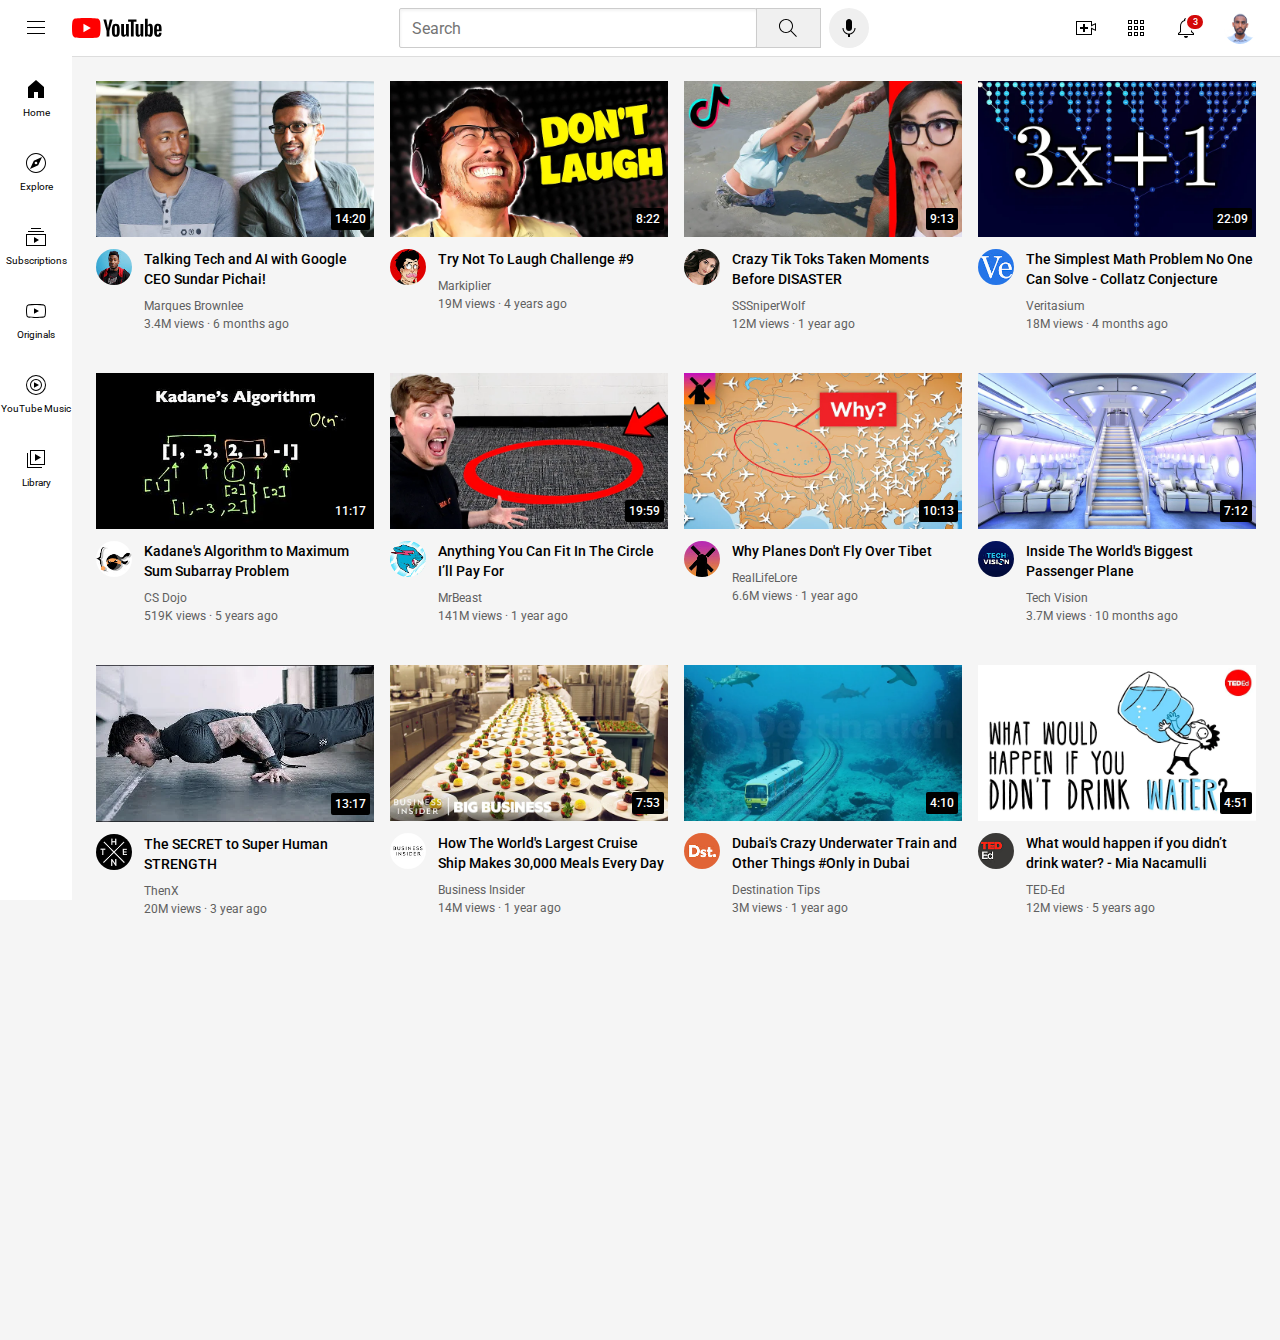
<file: index.html>
<!DOCTYPE html>
<html lang="en">
<head>
    <meta charset="UTF-8">
    <meta name="viewport" content="width=device-width, initial-scale=1.0">
    <title>YouTube</title>

    <link rel="preconnect" href="https://fonts.googleapis.com">
    <link rel="preconnect" href="https://fonts.gstatic.com" crossorigin>
    <link href="https://fonts.googleapis.com/css2?family=Roboto+Condensed:ital,wght@0,100..900;1,100..900&family=Roboto:ital,wght@0,100;0,300;0,400;0,500;0,700;0,900;1,100;1,300;1,400;1,500;1,700;1,900&display=swap" rel="stylesheet">

    <link rel="stylesheet" href="styles/general.css">
    <link rel="stylesheet" href="styles/video.css">
    <link rel="stylesheet" href="styles/header.css">
    <link rel="stylesheet" href="styles/sidbar.css">

</head>
<body>
    <div class="header">
        <div class="left-section">
            <img class="humburger-menu" src="photos/icon/hamburger-menu.svg" alt="">
            <img class="youtube-logo" src="photos/icon/youtube-logo.svg" alt="">
        </div>
        <div class="middle-section">
            <input class="search-bar" type="text" placeholder="Search">
            <button class="search-button">
                <img class="search-icon" src="photos/icon/search.svg" alt="">
                <div class="tooltip">search</div>
            </button>
            <button class="voice-search-button">
                <img class="voice-search-icon" src="photos/icon/voice-search-icon.svg" alt="">
                <div class="tooltip">search with your voice</div>
            </button>
        </div>
        <div class="right-section">
            <div class="upload-icon-container">
                <img class="upload-icon" src="photos/icon/upload.svg" alt="">
                <div class="tooltip">Create</div>
            </div>
            <div class="youtube-apps-icon-container" >
                <img class="youtube-apps-icon" src="photos/icon/youtube-apps.svg" alt="">
                <div class="tooltip">YouTube Apps</div>
            </div>
            
            <div class="notifications-icon-container">
                <img class="notifications-icon" src="photos/icon/notifications.svg" alt="">
                <div class="notifications-count">3</div>
                <div class="tooltip">Notifications</div>
            </div>
            
            <img class="current-user-picture" src="photos/channel/my-channel.JPeG" alt="">
        </div>     
    </div>
    <div class="sidebar">
        <div class="sidebar-link">
            <img src="photos/icon/home.svg" alt="">
            <div>Home</div>
        </div>
        <div class="sidebar-link">
            <img src="photos/icon/explore.svg" alt="">
            <div>Explore</div>
        </div>
        <div class="sidebar-link">
            <img src="photos/icon/subscriptions.svg" alt="">
            <div>Subscriptions</div>
        </div>
        <div class="sidebar-link">
            <img src="photos/icon/originals.svg" alt="">
            <div>Originals</div>
        </div>
        <div class="sidebar-link">
            <img src="photos/icon/youtube-music.svg" alt="">
            <div>YouTube Music</div>
        </div>
        <div class="sidebar-link">
            <img src="photos/icon/library.svg" alt="">
            <div>Library</div>
        </div>
    </div>
    <div class="video-grid">
        <div class="video-preview">
            <div class="thumbnail-row">
                <a href="https://www.youtube.com/watch?v=n2RNcPRtAiY">
                    <img class="thumbnail" src="photos/thumbnail/thumbnail-1.webp" alt="">
                </a>
                <div class="video-time">
                    14:20
                </div>                
            </div>
            <div class="video-info-grid">
                <div class="channel-picture">           
                    <a href="https://www.youtube.com/c/mkbhd">
                        <img class="profile-picture" src="photos/channel/channel-1.jpeg" alt="">
                    </a>                     
                </div>
                <div class="video-info">
                    <a href="https://www.youtube.com/watch?v=n2RNcPRtAiY">
                        <p class="video-title">Talking Tech and AI with Google CEO Sundar Pichai!</p>
                    </a>                   
                    <a href="https://www.youtube.com/c/mkbhd">
                        <p class="video-author">Marques Brownlee</p>
                    </a>
                    <p class="video-stats">3.4M views · 6 months ago</p>
                </div>        
            </div>
        </div>
        
        <div class="video-preview">
            <div class="thumbnail-row">
                <a href="https://www.youtube.com/watch?v=mP0RAo9SKZk">
                    <img class="thumbnail" src="photos/thumbnail/thumbnail-2.webp" alt="">
                </a>                
                <div class="video-time">
                    8:22
                </div>
            </div>
            <div class="video-info-grid">                
                <div class="channel-picture">   
                    <a href="https://www.youtube.com/c/markiplier">
                        <img class="profile-picture" src="photos/channel/channel-2.jpeg" alt="">
                    </a>                          
                </div>
                <div class="video-info">
                    <a href="https://www.youtube.com/watch?v=mP0RAo9SKZk">
                        <p class="video-title">Try Not To Laugh Challenge #9</p>
                    </a>
                    <a href="https://www.youtube.com/c/markiplier">
                        <p class="video-author">Markiplier</p>
                    </a>

                    <p class="video-stats">19M views · 4 years ago</p>
                </div>        
            </div>
        </div>
    
        <div class="video-preview">
            <div class="thumbnail-row">
                <a href="https://www.youtube.com/watch?v=FgjPQQeTh1w">
                    <img class="thumbnail" src="photos/thumbnail/thumbnail-3.webp" alt="">
                </a>
                <div class="video-time">
                    9:13
                </div>
            </div>
            <div class="video-info-grid">
                <div class="channel-picture">           
                    <a href="https://www.youtube.com/user/SSSniperWolf">
                        <img class="profile-picture" src="photos/channel/channel-3.jpeg" alt="">
                    </a>                  
                </div>
                <div class="video-info">
                    <a href="https://www.youtube.com/watch?v=FgjPQQeTh1w">
                        <p class="video-title">Crazy Tik Toks Taken Moments Before DISASTER</p>
                    </a>                   
                    <a href="https://www.youtube.com/user/SSSniperWolf">
                        <p class="video-author">SSSniperWolf</p>
                    </a>
                    <p class="video-stats">12M views · 1 year ago</p>
                </div>        
            </div>
        </div>
        
        <div class="video-preview">
            <div class="thumbnail-row">
                <a href="https://www.youtube.com/watch?v=094y1Z2wpJg">
                    <img class="thumbnail" src="photos/thumbnail/thumbnail-4.webp" alt="">
                </a>
                <div class="video-time">
                    22:09
                </div>
            </div>
            <div class="video-info-grid">
                <div class="channel-picture">           
                    <a href="https://www.youtube.com/c/veritasium">
                        <img class="profile-picture" src="photos/channel/channel-4.jpeg" alt="">
                    </a> 
                </div>
                <div class="video-info">
                    <a href="https://www.youtube.com/watch?v=094y1Z2wpJg">
                        <p class="video-title">The Simplest Math Problem No One Can Solve - Collatz Conjecture</p>
                    </a>
                    <a href="https://www.youtube.com/c/veritasium">
                        <p class="video-author">Veritasium</p>
                    </a>
                    <p class="video-stats">18M views · 4 months ago</p>
                </div>        
            </div>
        </div>
    
        <div class="video-preview">
            <div class="thumbnail-row">
                <a href="https://www.youtube.com/watch?v=86CQq3pKSUw">
                    <img class="thumbnail" src="photos/thumbnail/thumbnail-5.webp" alt="">
                </a>
                <div class="video-time">
                    11:17
                </div>
            </div>
            <div class="video-info-grid">
                <div class="channel-picture">           
                    <a href="https://www.youtube.com/c/CSDojo">
                        <img class="profile-picture" src="photos/channel/channel-5.jpeg" alt="">
                    </a> 
                </div>
                <div class="video-info">
                    <a href="https://www.youtube.com/watch?v=86CQq3pKSUw">
                        <p class="video-title">Kadane's Algorithm to Maximum Sum Subarray Problem</p>
                    </a>
                    <a href="https://www.youtube.com/c/CSDojo">
                        <p class="video-author">CS Dojo</p>
                    </a>
                    <p class="video-stats">519K views · 5 years ago</p>
                </div>        
            </div>
        </div>
        
        <div class="video-preview">
            <div class="thumbnail-row">
                <a href="https://www.youtube.com/watch?v=yXWw0_UfSFg">
                    <img class="thumbnail" src="photos/thumbnail/thumbnail-6.webp" alt="">
                </a>
                <div class="video-time">
                    19:59
                </div>
            </div>
            <div class="video-info-grid">
                <div class="channel-picture">           
                    <a href="https://www.youtube.com/channel/UCX6OQ3DkcsbYNE6H8uQQuVA">
                        <img class="profile-picture" src="photos/channel/channel-6.jpeg" alt="">
                    </a> 
                </div>
                <div class="video-info">
                    <a href="https://www.youtube.com/watch?v=yXWw0_UfSFg">
                        <p class="video-title">Anything You Can Fit In The Circle I’ll Pay For</p>
                    </a>
                    <a href="https://www.youtube.com/channel/UCX6OQ3DkcsbYNE6H8uQQuVA">
                        <p class="video-author">MrBeast</p>
                    </a>
                    <p class="video-stats">141M views · 1 year ago</p>
                </div>        
            </div>
        </div>
        <div class="video-preview">
            <div class="thumbnail-row">
                <a href="https://www.youtube.com/watch?v=fNVa1qMbF9Y">
                    <img class="thumbnail" src="photos/thumbnail/thumbnail-7.webp" alt="">
                </a>
                <div class="video-time">
                    10:13
                </div>
            </div>
            <div class="video-info-grid">
                <div class="channel-picture">           
                    <a href="https://www.youtube.com/channel/UCP5tjEmvPItGyLhmjdwP7Ww">
                        <img class="profile-picture" src="photos/channel/channel-7.jpeg" alt="">
                    </a> 
                </div>
                <div class="video-info">
                    <a href="https://www.youtube.com/watch?v=fNVa1qMbF9Y">
                        <p class="video-title">Why Planes Don't Fly Over Tibet</p>
                    </a>
                    <a href="https://www.youtube.com/channel/UCP5tjEmvPItGyLhmjdwP7Ww">
                        <p class="video-author">RealLifeLore</p>
                    </a>
                    <p class="video-stats">6.6M views · 1 year ago</p>
                </div>        
            </div>
        </div>
        
        <div class="video-preview">
            <div class="thumbnail-row">
                <a href="https://www.youtube.com/watch?v=lFm4EM1juls">
                    <img class="thumbnail" src="photos/thumbnail/thumbnail-8.webp" alt="">
                </a>
                <div class="video-time">
                    7:12
                </div>
            </div>
            <div class="video-info-grid">
                <div class="channel-picture">           
                    <a href="https://www.youtube.com/channel/UCHAK6CyegY22Zj2GWrcaIxg">
                        <img class="profile-picture" src="photos/channel/channel-8.jpeg" alt="">
                    </a> 
                </div>
                <div class="video-info">
                    <a href="https://www.youtube.com/watch?v=lFm4EM1juls">
                        <p class="video-title">Inside The World's Biggest Passenger Plane</p>
                    </a>
                    <a href="https://www.youtube.com/channel/UCHAK6CyegY22Zj2GWrcaIxg">
                        <p class="video-author">Tech Vision</p>
                    </a>
                    <p class="video-stats">3.7M views · 10 months ago</p>
                </div>        
            </div>
        </div>
    
        <div class="video-preview">
            <div class="thumbnail-row">
                <a href="https://www.youtube.com/watch?v=ixmxOlcrlUc">
                    <img class="thumbnail" src="photos/thumbnail/thumbnail-9.webp" alt="">
                </a>
                <div class="video-time">
                    13:17
                </div>
            </div>
            <div class="video-info-grid">
                <div class="channel-picture">           
                    <a href="https://www.youtube.com/c/OFFICIALTHENXSTUDIOS">
                        <img class="profile-picture" src="photos/channel/channel-9.jpeg" alt="">
                    </a> 
                </div>
                <div class="video-info">
                    <a href="https://www.youtube.com/watch?v=ixmxOlcrlUc">
                        <p class="video-title">The SECRET to Super Human STRENGTH</p>
                    </a>
                    <a href="https://www.youtube.com/c/OFFICIALTHENXSTUDIOS">
                        <p class="video-author">ThenX</p>
                    </a>
                    <p class="video-stats">20M views · 3 year ago</p>
                </div>        
            </div>
        </div>
        
        <div class="video-preview">
            <div class="thumbnail-row">
                <a href="https://www.youtube.com/watch?v=R2vXbFp5C9o">
                    <img class="thumbnail" src="photos/thumbnail/thumbnail-10.webp" alt="">
                </a>
                <div class="video-time">
                    7:53
                </div>
            </div>
            <div class="video-info-grid">
                <div class="channel-picture">           
                     <a href="https://www.youtube.com/user/businessinsider">
                        <img class="profile-picture" src="photos/channel/channel-10.jpeg" alt="">
                     </a>
                </div>
                <div class="video-info">
                    <a href="https://www.youtube.com/watch?v=R2vXbFp5C9o">
                        <p class="video-title">How The World's Largest Cruise Ship Makes 30,000 Meals Every Day</p>
                    </a>
                    <a href="https://www.youtube.com/user/businessinsider">
                        <p class="video-author">Business Insider</p>
                    </a>
                    <p class="video-stats">14M views · 1 year ago</p>
                </div>        
            </div>
        </div>
    
        <div class="video-preview">
            <div class="thumbnail-row">
                <a href="https://www.youtube.com/watch?v=0nZuYyXET3s">
                    <img class="thumbnail" src="photos/thumbnail/thumbnail-11.webp" alt="">
                </a>
                <div class="video-time">
                    4:10
                </div>
            </div>
            <div class="video-info-grid">
                <div class="channel-picture">           
                    <a href="https://www.youtube.com/c/Destinationtips">
                        <img class="profile-picture" src="photos/channel/channel-11.jpeg" alt="">
                    </a> 
                </div>
                <div class="video-info">
                    <a href="https://www.youtube.com/watch?v=0nZuYyXET3s">
                        <p class="video-title">Dubai's Crazy Underwater Train and Other Things #Only in Dubai</p>
                    </a>
                    <a href="https://www.youtube.com/c/Destinationtips">
                        <p class="video-author">Destination Tips</p>
                    </a>
                    <p class="video-stats">3M views · 1 year ago</p>
                </div>        
            </div>
        </div>
        
        <div class="video-preview">
            <div class="thumbnail-row">
                <a href="https://www.youtube.com/watch?v=9iMGFqMmUFs">
                    <img class="thumbnail" src="photos/thumbnail/thumbnail-12.webp" alt="">
                </a>
                <div class="video-time">
                    4:51
                </div>
            </div>
            <div class="video-info-grid">
                <div class="channel-picture">           
                    <a href="https://www.youtube.com/teded">
                        <img class="profile-picture" src="photos/channel/channel-12.jpeg" alt="">
                    </a> 
                </div>
                <div class="video-info">
                    <a href="https://www.youtube.com/watch?v=9iMGFqMmUFs">
                        <p class="video-title">What would happen if you didn’t drink water? - Mia Nacamulli</p>
                    </a>
                    <a href="https://www.youtube.com/teded">
                        <p class="video-author">TED-Ed</p>
                    </a>
                    <p class="video-stats">12M views · 5 years ago</p>
                </div>        
            </div>
        </div>
    </div>

    

</body>
</html>
</file>
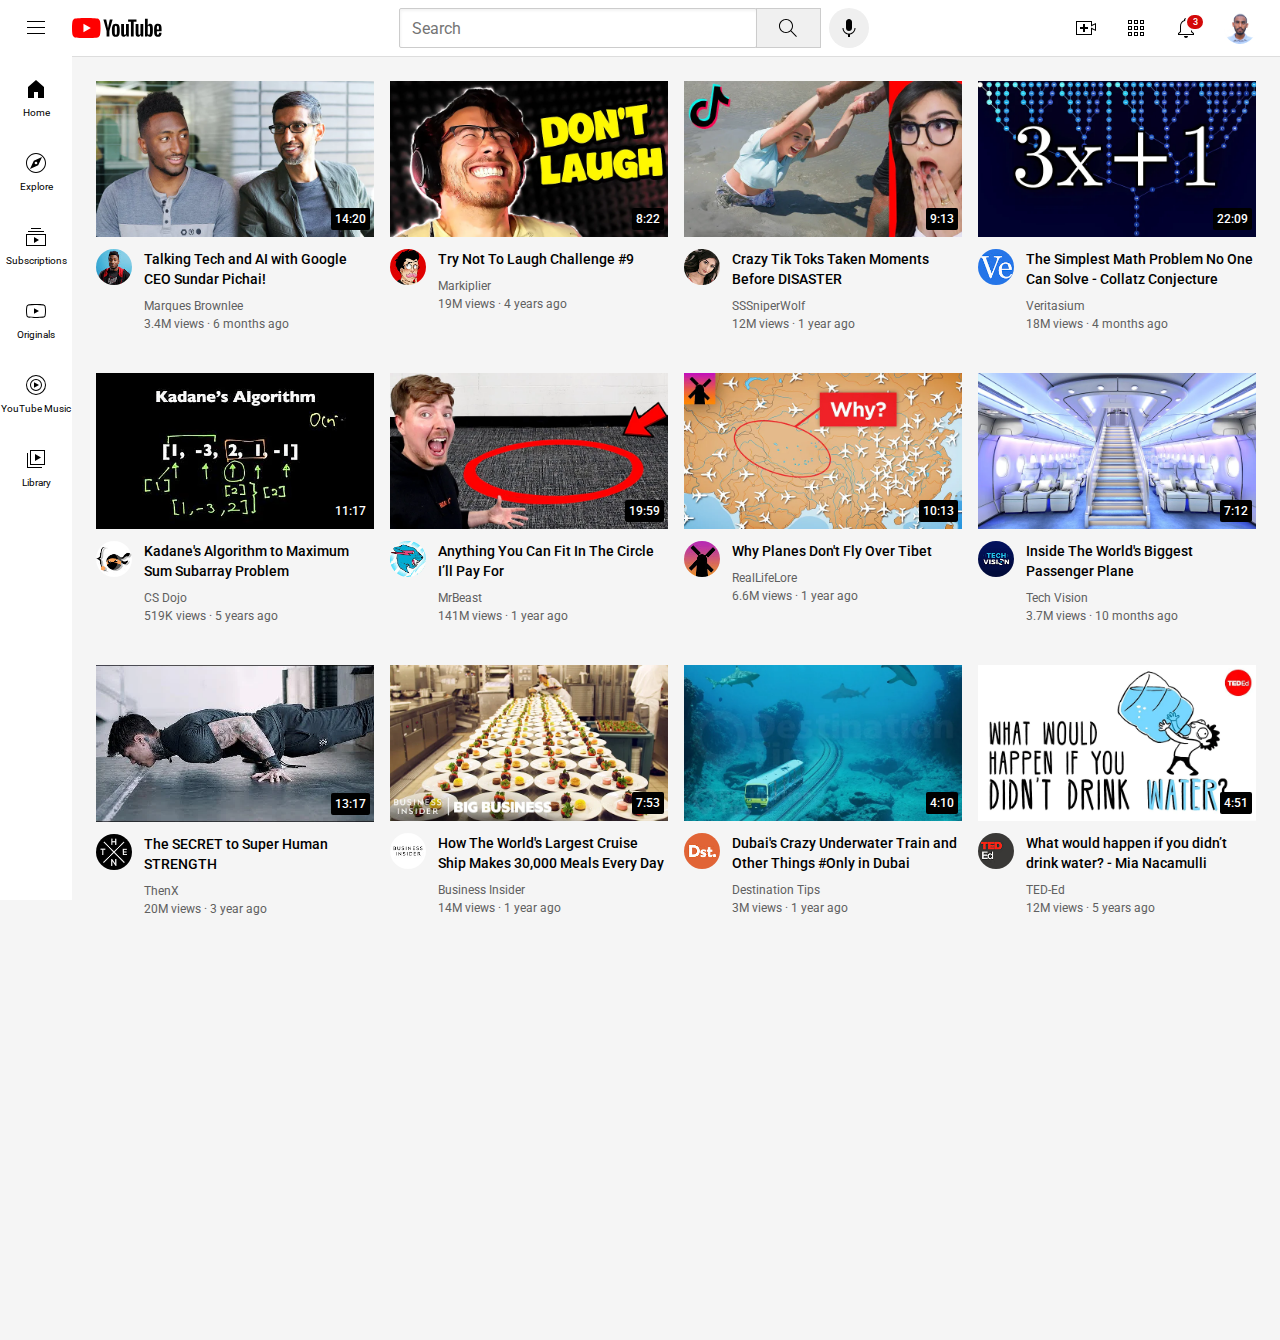
<file: youtube.html>
<!DOCTYPE html>
<html lang="en">
<head>
    <meta charset="UTF-8">
    <meta name="viewport" content="width=device-width, initial-scale=1.0">
    <title>YouTube</title>

    <link rel="preconnect" href="https://fonts.googleapis.com">
    <link rel="preconnect" href="https://fonts.gstatic.com" crossorigin>
    <link href="https://fonts.googleapis.com/css2?family=Roboto+Condensed:ital,wght@0,100..900;1,100..900&family=Roboto:ital,wght@0,100;0,300;0,400;0,500;0,700;0,900;1,100;1,300;1,400;1,500;1,700;1,900&display=swap" rel="stylesheet">

    <link rel="stylesheet" href="styles/general.css">
    <link rel="stylesheet" href="styles/video.css">
    <link rel="stylesheet" href="styles/header.css">
    <link rel="stylesheet" href="styles/sidbar.css">

</head>
<body>
    <div class="header">
        <div class="left-section">
            <img class="humburger-menu" src="photos/icon/hamburger-menu.svg" alt="">
            <img class="youtube-logo" src="photos/icon/youtube-logo.svg" alt="">
        </div>
        <div class="middle-section">
            <input class="search-bar" type="text" placeholder="Search">
            <button class="search-button">
                <img class="search-icon" src="photos/icon/search.svg" alt="">
                <div class="tooltip">search</div>
            </button>
            <button class="voice-search-button">
                <img class="voice-search-icon" src="photos/icon/voice-search-icon.svg" alt="">
                <div class="tooltip">search with your voice</div>
            </button>
        </div>
        <div class="right-section">
            <div class="upload-icon-container">
                <img class="upload-icon" src="photos/icon/upload.svg" alt="">
                <div class="tooltip">Create</div>
            </div>
            <div class="youtube-apps-icon-container" >
                <img class="youtube-apps-icon" src="photos/icon/youtube-apps.svg" alt="">
                <div class="tooltip">YouTube Apps</div>
            </div>
            
            <div class="notifications-icon-container">
                <img class="notifications-icon" src="photos/icon/notifications.svg" alt="">
                <div class="notifications-count">3</div>
                <div class="tooltip">Notifications</div>
            </div>
            
            <img class="current-user-picture" src="photos/channel/my-channel.JPeG" alt="">
        </div>     
    </div>
    <div class="sidebar">
        <div class="sidebar-link">
            <img src="photos/icon/home.svg" alt="">
            <div>Home</div>
        </div>
        <div class="sidebar-link">
            <img src="photos/icon/explore.svg" alt="">
            <div>Explore</div>
        </div>
        <div class="sidebar-link">
            <img src="photos/icon/subscriptions.svg" alt="">
            <div>Subscriptions</div>
        </div>
        <div class="sidebar-link">
            <img src="photos/icon/originals.svg" alt="">
            <div>Originals</div>
        </div>
        <div class="sidebar-link">
            <img src="photos/icon/youtube-music.svg" alt="">
            <div>YouTube Music</div>
        </div>
        <div class="sidebar-link">
            <img src="photos/icon/library.svg" alt="">
            <div>Library</div>
        </div>
    </div>
    <div class="video-grid">
        <div class="video-preview">
            <div class="thumbnail-row">
                <a href="https://www.youtube.com/watch?v=n2RNcPRtAiY">
                    <img class="thumbnail" src="photos/thumbnail/thumbnail-1.webp" alt="">
                </a>
                <div class="video-time">
                    14:20
                </div>                
            </div>
            <div class="video-info-grid">
                <div class="channel-picture">           
                    <a href="https://www.youtube.com/c/mkbhd">
                        <img class="profile-picture" src="photos/channel/channel-1.jpeg" alt="">
                    </a>                     
                </div>
                <div class="video-info">
                    <a href="https://www.youtube.com/watch?v=n2RNcPRtAiY">
                        <p class="video-title">Talking Tech and AI with Google CEO Sundar Pichai!</p>
                    </a>                   
                    <a href="https://www.youtube.com/c/mkbhd">
                        <p class="video-author">Marques Brownlee</p>
                    </a>
                    <p class="video-stats">3.4M views · 6 months ago</p>
                </div>        
            </div>
        </div>
        
        <div class="video-preview">
            <div class="thumbnail-row">
                <a href="https://www.youtube.com/watch?v=mP0RAo9SKZk">
                    <img class="thumbnail" src="photos/thumbnail/thumbnail-2.webp" alt="">
                </a>                
                <div class="video-time">
                    8:22
                </div>
            </div>
            <div class="video-info-grid">                
                <div class="channel-picture">   
                    <a href="https://www.youtube.com/c/markiplier">
                        <img class="profile-picture" src="photos/channel/channel-2.jpeg" alt="">
                    </a>                          
                </div>
                <div class="video-info">
                    <a href="https://www.youtube.com/watch?v=mP0RAo9SKZk">
                        <p class="video-title">Try Not To Laugh Challenge #9</p>
                    </a>
                    <a href="https://www.youtube.com/c/markiplier">
                        <p class="video-author">Markiplier</p>
                    </a>

                    <p class="video-stats">19M views · 4 years ago</p>
                </div>        
            </div>
        </div>
    
        <div class="video-preview">
            <div class="thumbnail-row">
                <a href="https://www.youtube.com/watch?v=FgjPQQeTh1w">
                    <img class="thumbnail" src="photos/thumbnail/thumbnail-3.webp" alt="">
                </a>
                <div class="video-time">
                    9:13
                </div>
            </div>
            <div class="video-info-grid">
                <div class="channel-picture">           
                    <a href="https://www.youtube.com/user/SSSniperWolf">
                        <img class="profile-picture" src="photos/channel/channel-3.jpeg" alt="">
                    </a>                  
                </div>
                <div class="video-info">
                    <a href="https://www.youtube.com/watch?v=FgjPQQeTh1w">
                        <p class="video-title">Crazy Tik Toks Taken Moments Before DISASTER</p>
                    </a>                   
                    <a href="https://www.youtube.com/user/SSSniperWolf">
                        <p class="video-author">SSSniperWolf</p>
                    </a>
                    <p class="video-stats">12M views · 1 year ago</p>
                </div>        
            </div>
        </div>
        
        <div class="video-preview">
            <div class="thumbnail-row">
                <a href="https://www.youtube.com/watch?v=094y1Z2wpJg">
                    <img class="thumbnail" src="photos/thumbnail/thumbnail-4.webp" alt="">
                </a>
                <div class="video-time">
                    22:09
                </div>
            </div>
            <div class="video-info-grid">
                <div class="channel-picture">           
                    <a href="https://www.youtube.com/c/veritasium">
                        <img class="profile-picture" src="photos/channel/channel-4.jpeg" alt="">
                    </a> 
                </div>
                <div class="video-info">
                    <a href="https://www.youtube.com/watch?v=094y1Z2wpJg">
                        <p class="video-title">The Simplest Math Problem No One Can Solve - Collatz Conjecture</p>
                    </a>
                    <a href="https://www.youtube.com/c/veritasium">
                        <p class="video-author">Veritasium</p>
                    </a>
                    <p class="video-stats">18M views · 4 months ago</p>
                </div>        
            </div>
        </div>
    
        <div class="video-preview">
            <div class="thumbnail-row">
                <a href="https://www.youtube.com/watch?v=86CQq3pKSUw">
                    <img class="thumbnail" src="photos/thumbnail/thumbnail-5.webp" alt="">
                </a>
                <div class="video-time">
                    11:17
                </div>
            </div>
            <div class="video-info-grid">
                <div class="channel-picture">           
                    <a href="https://www.youtube.com/c/CSDojo">
                        <img class="profile-picture" src="photos/channel/channel-5.jpeg" alt="">
                    </a> 
                </div>
                <div class="video-info">
                    <a href="https://www.youtube.com/watch?v=86CQq3pKSUw">
                        <p class="video-title">Kadane's Algorithm to Maximum Sum Subarray Problem</p>
                    </a>
                    <a href="https://www.youtube.com/c/CSDojo">
                        <p class="video-author">CS Dojo</p>
                    </a>
                    <p class="video-stats">519K views · 5 years ago</p>
                </div>        
            </div>
        </div>
        
        <div class="video-preview">
            <div class="thumbnail-row">
                <a href="https://www.youtube.com/watch?v=yXWw0_UfSFg">
                    <img class="thumbnail" src="photos/thumbnail/thumbnail-6.webp" alt="">
                </a>
                <div class="video-time">
                    19:59
                </div>
            </div>
            <div class="video-info-grid">
                <div class="channel-picture">           
                    <a href="https://www.youtube.com/channel/UCX6OQ3DkcsbYNE6H8uQQuVA">
                        <img class="profile-picture" src="photos/channel/channel-6.jpeg" alt="">
                    </a> 
                </div>
                <div class="video-info">
                    <a href="https://www.youtube.com/watch?v=yXWw0_UfSFg">
                        <p class="video-title">Anything You Can Fit In The Circle I’ll Pay For</p>
                    </a>
                    <a href="https://www.youtube.com/channel/UCX6OQ3DkcsbYNE6H8uQQuVA">
                        <p class="video-author">MrBeast</p>
                    </a>
                    <p class="video-stats">141M views · 1 year ago</p>
                </div>        
            </div>
        </div>
        <div class="video-preview">
            <div class="thumbnail-row">
                <a href="https://www.youtube.com/watch?v=fNVa1qMbF9Y">
                    <img class="thumbnail" src="photos/thumbnail/thumbnail-7.webp" alt="">
                </a>
                <div class="video-time">
                    10:13
                </div>
            </div>
            <div class="video-info-grid">
                <div class="channel-picture">           
                    <a href="https://www.youtube.com/channel/UCP5tjEmvPItGyLhmjdwP7Ww">
                        <img class="profile-picture" src="photos/channel/channel-7.jpeg" alt="">
                    </a> 
                </div>
                <div class="video-info">
                    <a href="https://www.youtube.com/watch?v=fNVa1qMbF9Y">
                        <p class="video-title">Why Planes Don't Fly Over Tibet</p>
                    </a>
                    <a href="https://www.youtube.com/channel/UCP5tjEmvPItGyLhmjdwP7Ww">
                        <p class="video-author">RealLifeLore</p>
                    </a>
                    <p class="video-stats">6.6M views · 1 year ago</p>
                </div>        
            </div>
        </div>
        
        <div class="video-preview">
            <div class="thumbnail-row">
                <a href="https://www.youtube.com/watch?v=lFm4EM1juls">
                    <img class="thumbnail" src="photos/thumbnail/thumbnail-8.webp" alt="">
                </a>
                <div class="video-time">
                    7:12
                </div>
            </div>
            <div class="video-info-grid">
                <div class="channel-picture">           
                    <a href="https://www.youtube.com/channel/UCHAK6CyegY22Zj2GWrcaIxg">
                        <img class="profile-picture" src="photos/channel/channel-8.jpeg" alt="">
                    </a> 
                </div>
                <div class="video-info">
                    <a href="https://www.youtube.com/watch?v=lFm4EM1juls">
                        <p class="video-title">Inside The World's Biggest Passenger Plane</p>
                    </a>
                    <a href="https://www.youtube.com/channel/UCHAK6CyegY22Zj2GWrcaIxg">
                        <p class="video-author">Tech Vision</p>
                    </a>
                    <p class="video-stats">3.7M views · 10 months ago</p>
                </div>        
            </div>
        </div>
    
        <div class="video-preview">
            <div class="thumbnail-row">
                <a href="https://www.youtube.com/watch?v=ixmxOlcrlUc">
                    <img class="thumbnail" src="photos/thumbnail/thumbnail-9.webp" alt="">
                </a>
                <div class="video-time">
                    13:17
                </div>
            </div>
            <div class="video-info-grid">
                <div class="channel-picture">           
                    <a href="https://www.youtube.com/c/OFFICIALTHENXSTUDIOS">
                        <img class="profile-picture" src="photos/channel/channel-9.jpeg" alt="">
                    </a> 
                </div>
                <div class="video-info">
                    <a href="https://www.youtube.com/watch?v=ixmxOlcrlUc">
                        <p class="video-title">The SECRET to Super Human STRENGTH</p>
                    </a>
                    <a href="https://www.youtube.com/c/OFFICIALTHENXSTUDIOS">
                        <p class="video-author">ThenX</p>
                    </a>
                    <p class="video-stats">20M views · 3 year ago</p>
                </div>        
            </div>
        </div>
        
        <div class="video-preview">
            <div class="thumbnail-row">
                <a href="https://www.youtube.com/watch?v=R2vXbFp5C9o">
                    <img class="thumbnail" src="photos/thumbnail/thumbnail-10.webp" alt="">
                </a>
                <div class="video-time">
                    7:53
                </div>
            </div>
            <div class="video-info-grid">
                <div class="channel-picture">           
                     <a href="https://www.youtube.com/user/businessinsider">
                        <img class="profile-picture" src="photos/channel/channel-10.jpeg" alt="">
                     </a>
                </div>
                <div class="video-info">
                    <a href="https://www.youtube.com/watch?v=R2vXbFp5C9o">
                        <p class="video-title">How The World's Largest Cruise Ship Makes 30,000 Meals Every Day</p>
                    </a>
                    <a href="https://www.youtube.com/user/businessinsider">
                        <p class="video-author">Business Insider</p>
                    </a>
                    <p class="video-stats">14M views · 1 year ago</p>
                </div>        
            </div>
        </div>
    
        <div class="video-preview">
            <div class="thumbnail-row">
                <a href="https://www.youtube.com/watch?v=0nZuYyXET3s">
                    <img class="thumbnail" src="photos/thumbnail/thumbnail-11.webp" alt="">
                </a>
                <div class="video-time">
                    4:10
                </div>
            </div>
            <div class="video-info-grid">
                <div class="channel-picture">           
                    <a href="https://www.youtube.com/c/Destinationtips">
                        <img class="profile-picture" src="photos/channel/channel-11.jpeg" alt="">
                    </a> 
                </div>
                <div class="video-info">
                    <a href="https://www.youtube.com/watch?v=0nZuYyXET3s">
                        <p class="video-title">Dubai's Crazy Underwater Train and Other Things #Only in Dubai</p>
                    </a>
                    <a href="https://www.youtube.com/c/Destinationtips">
                        <p class="video-author">Destination Tips</p>
                    </a>
                    <p class="video-stats">3M views · 1 year ago</p>
                </div>        
            </div>
        </div>
        
        <div class="video-preview">
            <div class="thumbnail-row">
                <a href="https://www.youtube.com/watch?v=9iMGFqMmUFs">
                    <img class="thumbnail" src="photos/thumbnail/thumbnail-12.webp" alt="">
                </a>
                <div class="video-time">
                    4:51
                </div>
            </div>
            <div class="video-info-grid">
                <div class="channel-picture">           
                    <a href="https://www.youtube.com/teded">
                        <img class="profile-picture" src="photos/channel/channel-12.jpeg" alt="">
                    </a> 
                </div>
                <div class="video-info">
                    <a href="https://www.youtube.com/watch?v=9iMGFqMmUFs">
                        <p class="video-title">What would happen if you didn’t drink water? - Mia Nacamulli</p>
                    </a>
                    <a href="https://www.youtube.com/teded">
                        <p class="video-author">TED-Ed</p>
                    </a>
                    <p class="video-stats">12M views · 5 years ago</p>
                </div>        
            </div>
        </div>
    </div>

    

</body>
</html>
</file>
<file: styles/general.css>
p {
    font-family: arial;
    margin-top: 0;
    margin-bottom: 0;
}
body {
    font-family: roboto, arial;
    margin: 0;
    padding: 80px 24px 424px 96px;
    background-color: rgb(245, 245, 245);
}
</file>
<file: styles/video.css>
.thumbnail {
    width: 100%;

}

.video-title {
    margin-top: 0;
    font-size: 14px;
    font-family: roboto, arial;
    font-weight: 500;
    line-height: 20px;
    margin-bottom: 10px;
    margin-left: -2px;
}
.video-author {
    font-family: Roboto, Arial, sans-serif;
    font-size: 12px;
    color: #606060;
    margin-bottom: 4px;
    margin-left: -2px;
}
.video-stats {
    font-family: Roboto, Arial, sans-serif;
    font-size: 12px;
    color: #606060;
    margin-left: -2px;
}

.profile-picture {
    width: 36px;
    border-radius: 50px;
}
.thumbnail-row {
    margin-bottom: 8px;
    position: relative;

}
.video-info-grid {
    display: grid;
    grid-template-columns: 50px 1fr;
}
.video-grid {
    display: grid;
    grid-template-columns: 1fr 1fr 1fr;
    column-gap: 16px;
    row-gap: 42px;
    margin-top: 1px;
}
@media (max-width: 576px) {
    .video-grid {
        grid-template-columns: 1fr;
    }
}
@media (min-width: 576px) and (max-width: 869px) {
    .video-grid {
        grid-template-columns: 1fr 1fr;
    }
}

@media (min-width: 870px) and (max-width: 1123px) {
    .video-grid {
        grid-template-columns: 1fr 1fr 1fr;
    }
}
    

@media (min-width: 1125px) {
    .video-grid {
        grid-template-columns: 1fr 1fr 1fr 1fr;
    }
}



.video-time {
    font-size: 12px;
    font-weight: 500;
    background-color: black;
    position: absolute;
    color: white;
    right: 4px;
    bottom: 11px;
    padding: 4px;
    border-radius: 2px;
    
}
a {
    text-decoration: none;
    color: black;
}
</file>
<file: styles/header.css>
.header {
    height: 56px;
    display: flex;
    flex-direction: row;
    justify-content: space-between;
    position: fixed;
    top: 0;
    left: 0;
    right: 0;
    z-index: 100;

    background-color: white;
    border-bottom-width: 1px;
    border-bottom-style: solid;
    border-bottom-color: rgb(221, 221, 221);
}
.left-section {
    display: flex;
    align-items: center;
}
.humburger-menu {
    height: 24px;
    margin-left: 24px;
    margin-right: 24px;
    cursor: pointer;
}
.youtube-logo {
    height: 20px;
    cursor: pointer;
}
.middle-section {
    flex: 1;
    margin-left: 84px;
    margin-right: 50px;
    max-width: 475px;
    display: flex;
    align-items: center;
}
.search-bar {
    font-family: Roboto, Arial, sans-serif;
    flex: 1;
    height: 35px;
    padding: 2px 2px 1px 12px;
    font-size: 16px;
    border: 1px solid rgb(204, 204, 204);
    border-radius: 2px;
    box-shadow: inset 1px 2px 3px rgba(0, 0, 0, 0.05);
    width: 0;
    min-width: 0;
    margin-right: -8px;
    margin-left: 1px;

}
.search-bar::placeholder {
    font-size: 16px;
}
.search-bar:active {
    border-color: aqua;
}
.search-button {
    height: 40px;
    width: 65px;
    background-color: rgb(240, 240, 240);
    border: 1px solid rgb(204, 204, 204);
    margin-left: 7px;
    margin-right: 8px;
    cursor: pointer;

    position: relative;
}
.search-button,
.voice-search-button,
.upload-icon-container,
.youtube-apps-icon-container,
.notifications-icon-container
{
    display: flex;
    justify-content: center;
    align-items: center;
    position: relative;
}

.search-button .tooltip,
.voice-search-button .tooltip,
.upload-icon-container .tooltip,
.youtube-apps-icon-container .tooltip,
.notifications-icon-container .tooltip
 {
    position: absolute;
    background-color: grey;
    color: white;
    padding: 4px 8px;
    border-radius: 2px;
    font-size: 12px;
    bottom: -30px;
    opacity: 0;
    transition: opacity 0.15s;
    pointer-events: none;
    white-space: nowrap;
}
.search-button:hover .tooltip,
.voice-search-button:hover .tooltip,
.upload-icon-container:hover .tooltip,
.youtube-apps-icon-container:hover .tooltip,
.notifications-icon-container:hover .tooltip
 {
    opacity: 1;
}
.search-icon {
    height: 24px;
}
.voice-search-button {
    height: 40px;
    width: 40px;
    border-radius: 20px;
    border: none;
    cursor: pointer;
    margin-right: 4px;
}
.voice-search-icon {
    height: 24px;
    
}
.right-section {
    width: 182px;
    margin-right: 24px;
    display: flex;
    align-items: center;
    justify-content: space-between;
    flex-shrink: 0;
}
.upload-icon {
    height: 24px;
    margin-right: px;
    cursor: pointer;

}
.youtube-apps-icon {
    height: 24px;
    cursor: pointer;
}
.notifications-icon {
    height: 24px;
    cursor: pointer;
}
.notifications-icon-container {
    position: relative;
}
.notifications-count {
    background-color: rgb(211, 9, 9);
    color: white;
    position: absolute;
    top: -3px;
    right: -7px;
    font-size: 9px;
    font-weight: 500;
    border-radius: 100px;
    padding: 2px 5.5px;
    border: 2px solid white;
}
.current-user-picture {
    height: 32px;
    border-radius: 16px;
    cursor: pointer;
}
</file>
<file: styles/sidbar.css>
.sidebar {
    position: fixed;
    left: 0;
    bottom: 0;
    top: 55px;
    background-color: white;
    width: 72px;
    z-index: 200;
    padding-top: 5px;
    
}
.sidebar-link {
    height: 73px;
    display: flex;
    justify-content: center;
    align-items: center;
    flex-direction: column;
    cursor: pointer;
    margin-top: 1px;
}
.sidebar-link:hover {
    background-color: rgb(240, 240, 240);
}
.sidebar-link img {
    height: 24px;
    margin-bottom: 3px;
}
.sidebar-link div {
    font-size: 10px;
    margin-top: 3px;
}
</file>
